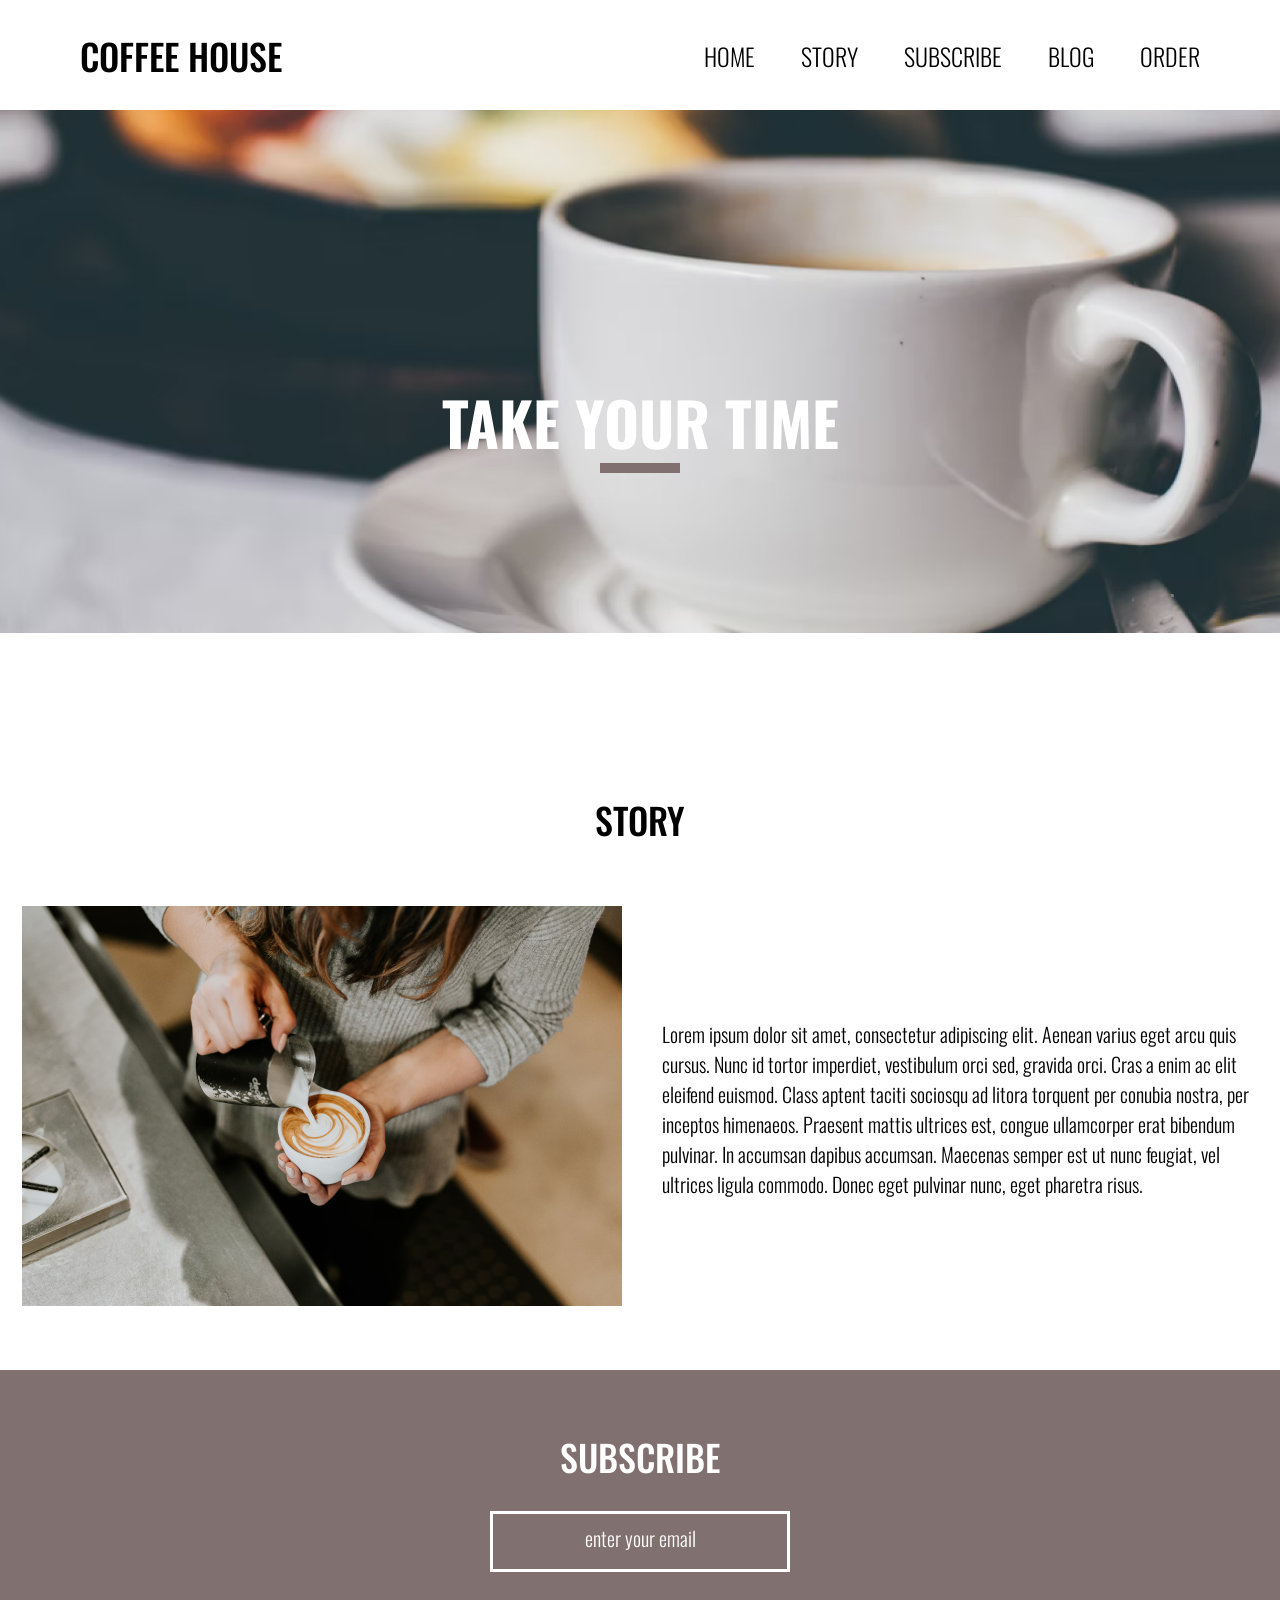
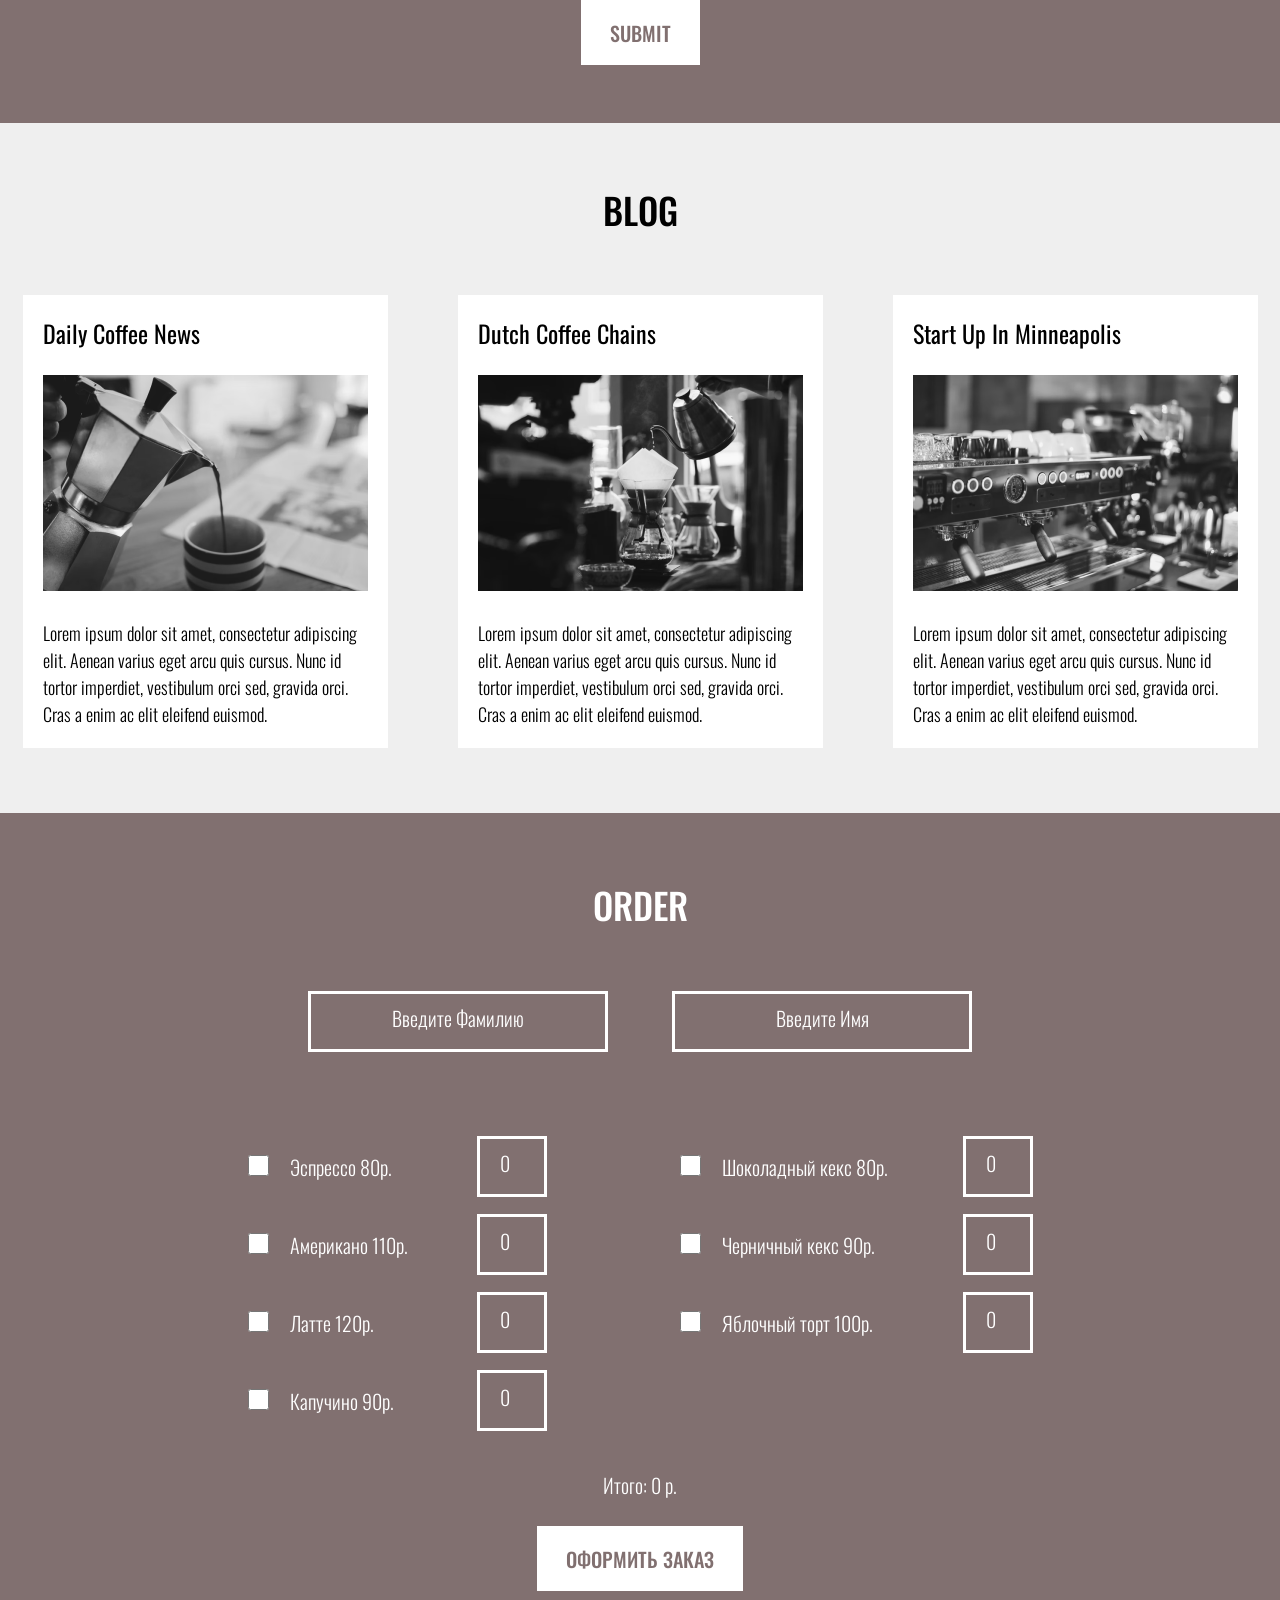
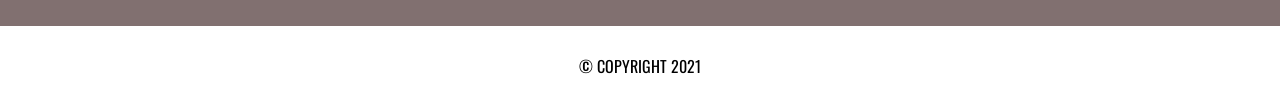
<file: Coffee-House-main/index.html>
<!DOCTYPE html>
<html lang="en">
	<head>
		<meta charset="UTF-8" />
		<meta http-equiv="X-UA-Compatible" content="IE=edge" />
		<meta name="viewport" content="width=device-width, initial-scale=1.0" />
		<link rel="stylesheet" href="css/style.min.css" />
		<title>COFFEE HOUSE</title>
	</head>
	<body id="top">
		<header>
			<div class="brand-name">COFFEE HOUSE</div>

			<nav class="menu">
				<ul class="menu__ul">
					<li class="menu__li"><a href="index.html">Home</a></li>
					<li class="menu__li"><a href="#story">Story</a></li>
					<li class="menu__li"><a href="#subscribe">Subscribe</a></li>
					<li class="menu__li"><a href="#blog">Blog</a></li>
					<li class="menu__li"><a href="#order">Order</a></li>
				</ul>
			</nav>
		</header>

		<main>
			<section class="promo">
				<div class="promo__text">take your time</div>
			</section>

			<section class="story" id="story">
				<div class="section__title">Story</div>
				<div class="story__content">
					<div class="story__img">
						<img src="img/story.png" alt="" />
					</div>
					<div class="story__text">
						Lorem ipsum dolor sit amet, consectetur adipiscing elit.
						Aenean varius eget arcu quis cursus. Nunc id tortor
						imperdiet, vestibulum orci sed, gravida orci. Cras a
						enim ac elit eleifend euismod. Class aptent taciti
						sociosqu ad litora torquent per conubia nostra, per
						inceptos himenaeos. Praesent mattis ultrices est, congue
						ullamcorper erat bibendum pulvinar. In accumsan dapibus
						accumsan. Maecenas semper est ut nunc feugiat, vel
						ultrices ligula commodo. Donec eget pulvinar nunc, eget
						pharetra risus.
					</div>
				</div>
			</section>

			<section class="subscribe" id="subscribe">
				<div class="section__title">Subscribe</div>
				<form action="#" class="subscribe__form">
					<input
						required
						type="email"
						placeholder="enter your email" />
					<button type="submit">Submit</button>
				</form>
			</section>

			<section class="blog" id="blog">
				<div class="section__title">Blog</div>
				<div class="blog__content">
					<div class="card">
						<div class="card__title">Daily Coffee News</div>
						<div class="card__img">
							<img src="img/cards/card1.png" alt="" />
						</div>
						<div class="card__text">
							Lorem ipsum dolor sit amet, consectetur adipiscing
							elit. Aenean varius eget arcu quis cursus. Nunc id
							tortor imperdiet, vestibulum orci sed, gravida orci.
							Cras a enim ac elit eleifend euismod.
						</div>
					</div>
					<div class="card">
						<div class="card__title">Dutch Coffee Chains</div>
						<div class="card__img">
							<img src="img/cards/card2.png" alt="" />
						</div>
						<div class="card__text">
							Lorem ipsum dolor sit amet, consectetur adipiscing
							elit. Aenean varius eget arcu quis cursus. Nunc id
							tortor imperdiet, vestibulum orci sed, gravida orci.
							Cras a enim ac elit eleifend euismod.
						</div>
					</div>
					<div class="card">
						<div class="card__title">Start Up In Minneapolis</div>
						<div class="card__img">
							<img src="img/cards/card3.png" alt="" />
						</div>
						<div class="card__text">
							Lorem ipsum dolor sit amet, consectetur adipiscing
							elit. Aenean varius eget arcu quis cursus. Nunc id
							tortor imperdiet, vestibulum orci sed, gravida orci.
							Cras a enim ac elit eleifend euismod.
						</div>
					</div>
				</div>
			</section>

			<section class="order" id="order">
				<div class="section__title">Order</div>

				<div class="order__fio">
					<input
						type="text"
						id="surname"
						name="surname"
						placeholder="Введите Фамилию" />
					<input type="text" id="name" name="name" placeholder="Введите Имя" />
				</div>

				<div class="orders">
					<div class="order__coffee">
						<div class="item">
							<div  class="holder">
								<input
								class="checkbox"
								id="checkbox1"
								type="checkbox"
								name="goods"
								value="80"
								data-goods="espresso" />
							<label for="checkbox1">Эспрессо 80р.</label>
							</div>
							<input type="number" id="espresso" value="0"/>
						</div>
						<div class="item">
							<div class="holder">
								<input
								class="checkbox"
								id="checkbox2"
								type="checkbox"
								name="goods"
								value="110"
								data-goods="americano" />
							<label for="checkbox2">Американо 110р.</label>
							</div>
							<input type="number" id="americano" value="0" />
						</div>
						<div class="item">
							<div class="holder">
								<input
								class="checkbox"
								id="checkbox3"
								type="checkbox"
								name="goods"
								value="120"
								data-goods="latte" />
							<label for="checkbox3">Латте 120р.</label>
							</div>
							<input type="number" id="latte" value="0" />
						</div>
						<div class="item">
							<div class="holder">
								<input
								class="checkbox"
								id="checkbox4"
								type="checkbox"
								name="goods"
								value="90"
								data-goods="capuchino" />
							<label for="checkbox4">Капучино 90р.</label>
							</div>
							<input type="number" id="capuchino" value="0" />
						</div>
					</div>
					<div class="order__food">
						<div class="item">
							<div class="holder">
								<input
								class="checkbox"
								id="checkbox5"
								type="checkbox"
								name="goods"
								value="80"
								data-goods="chocolate_muffin" />
							<label for="checkbox5">Шоколадный кекс 80р.</label>
							</div>
							<input
								type="number"
								id="chocolate_muffin"
								value="0" />
						</div>
						<div class="item">
							<div class="holder">
								<input
								class="checkbox"
								id="checkbox6"
								type="checkbox"
								name="goods"
								value="90"
								data-goods="blueberry_muffin" />
							<label for="checkbox6">Черничный кекс 90р.</label>
							</div>
							<input
								type="number"
								id="blueberry_muffin"
								value="0" />
						</div>
						<div class="item">
							<div class="holder">
								<input
									class="checkbox"
									id="checkbox7"
									type="checkbox"
									name="goods"
									value="100"
									data-goods="apple_tart" />
								<label for="checkbox7"
									>Яблочный торт 100р.</label
								>
							</div>
							<input type="number" id="apple_tart" value="0" />
						</div>
					</div>
				</div>

				<p class="total">Итого: <span class="sum">0 р.</span></p>
				<button class="btn">Оформить заказ</button>
			</section>
		</main>
		<footer>
			<p>© COPYRIGHT 2021</p>
		</footer>

		<a href="#top" class="scroll-up">
			<svg
				viewBox="0 0 36 44"
				fill="none"
				xmlns="http://www.w3.org/2000/svg">
				<path
					d="M2 29L18 4L34 29"
					stroke="white"
					stroke-width="4"
					stroke-linecap="round" />
				<path
					d="M7 42L18 25L29 42"
					stroke="white"
					stroke-width="4"
					stroke-linecap="round" />
			</svg>
		</a>

		<script src="js/script.js"></script>
	</body>
</html>
</file>
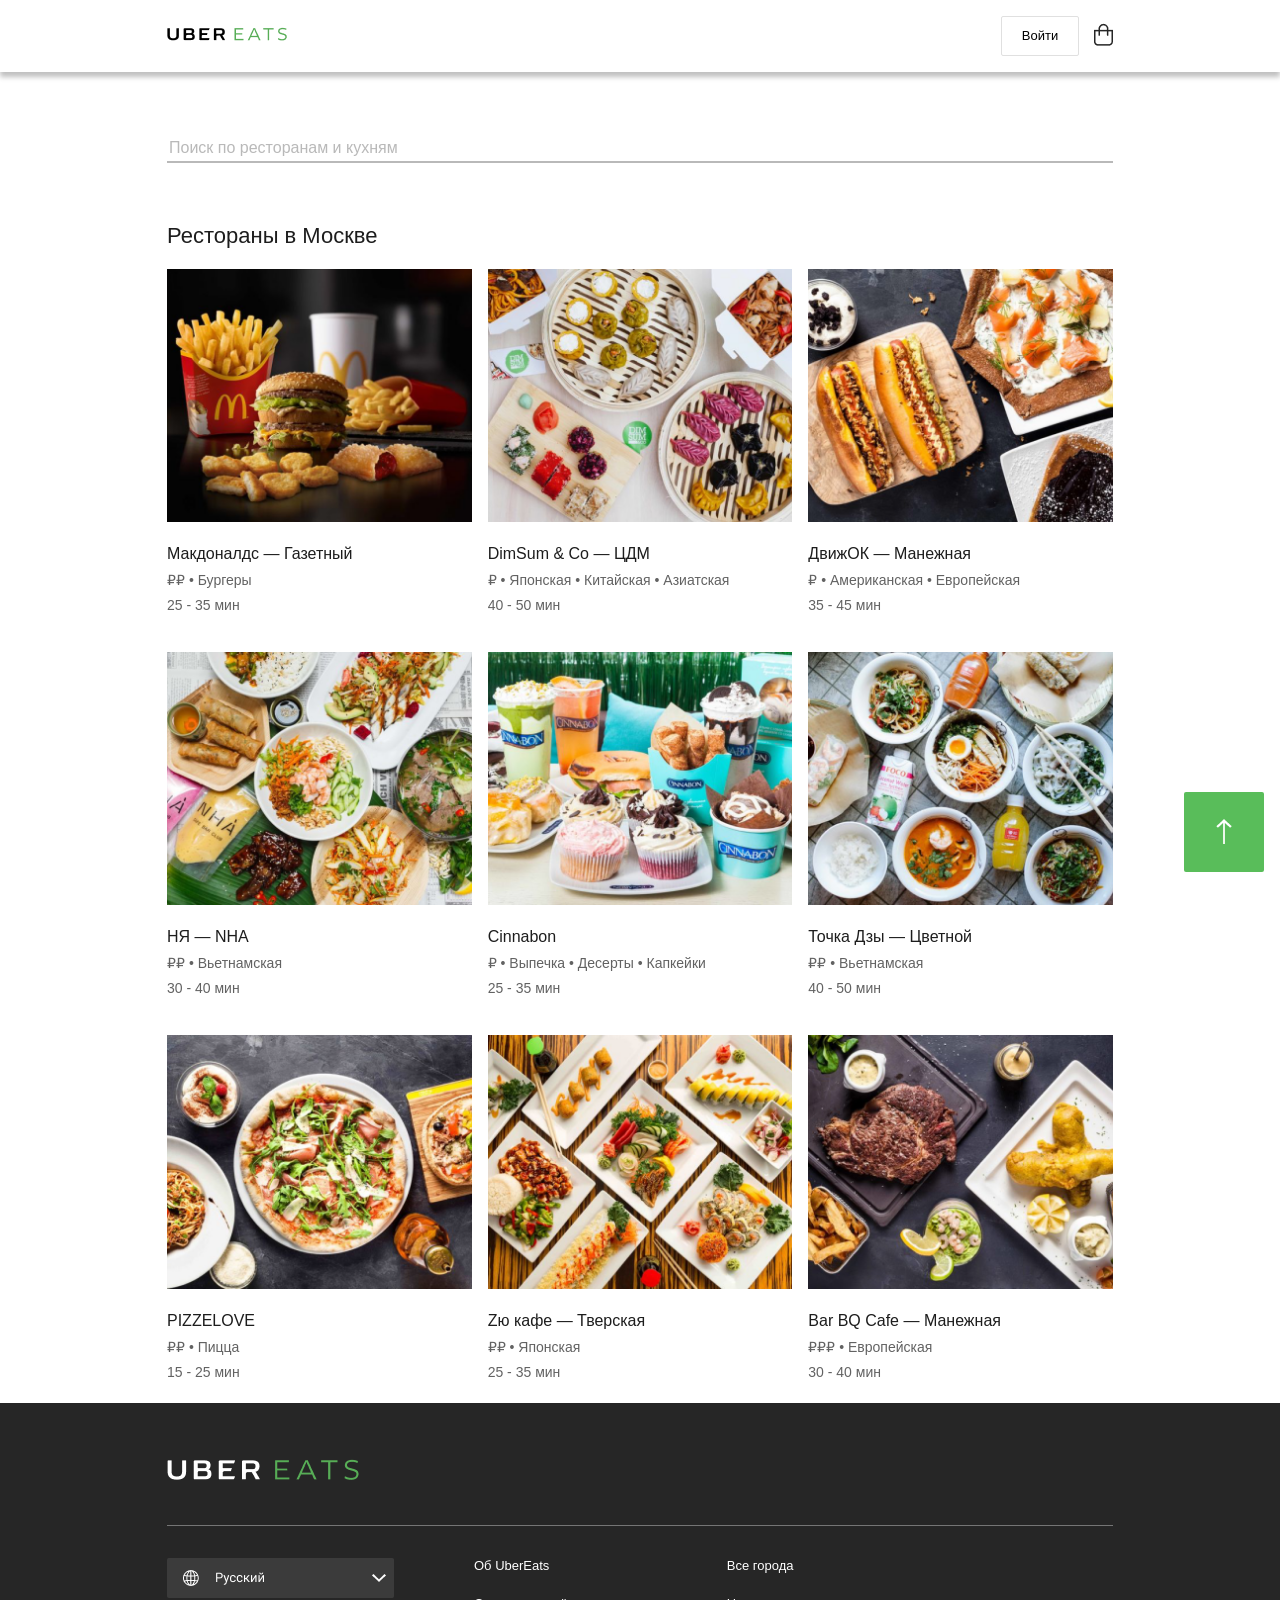
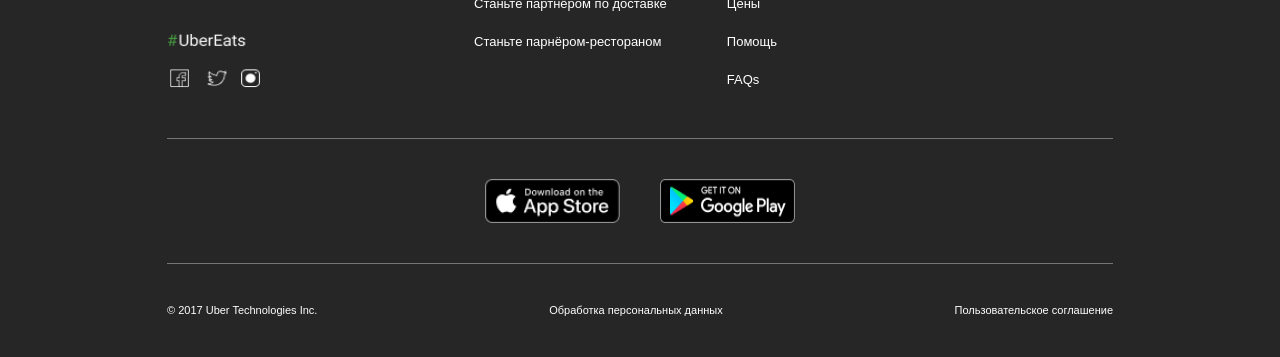
<file: Uber_eats/uber/main_UberEats/index.html>
<!DOCTYPE html>
<html lang="en">
  <head>
    <meta charset="UTF-8" />
    <meta http-equiv="X-UA-Compatible" content="IE=edge" />
    <meta name="viewport" content="width=device-width, initial-scale=1.0" />
    <link rel="stylesheet" href="index.css" />
    <title>UberEats</title>
  </head>
  <body>
    <header id="logo">
      <div class="header">
        <div class="box">
          <div class="boxhead">
            <a href="#" class="logo"><img src="logo.png" alt="logo" /></a>

            <button class="button"><strong>Войти</strong></button>
            <a href="#" class="basket"><img src="basket.png" alt="#" /></a>
          </div>
        </div>
      </div>
    </header>
    <section class="box">
      <input
        class="form"
        type="search"
        placeholder="Поиск по ресторанам и кухням"
      />
    </section>
    <div class="box no-pad">
      <h2>Рестораны в Москве</h2>
      <div class="card">
        <div class="card-im">
          <div class="zoom">
            <a href="H:\VSCode\uber\Restaurant\rest.html"><img src="photo1.png" alt="" class="img" /></a>
          </div>
          <h3>Макдоналдс — Газетный</h3>
          <h4>₽₽ • Бургеры</h4>
          <h4>25 - 35 мин</h4>
        </div>
        <div class="card-im">
          <div class="zoom">
            <a href="rest.html"><img src="photo2.png" alt="" class="img" /></a>
          </div>
          <h3>DimSum & Co — ЦДМ</h3>
          <h4>₽ • Японская • Китайская • Азиатская</h4>
          <h4>40 - 50 мин</h4>
        </div>
        <div class="card-im">
          <div class="zoom">
            <a href="rest.html"><img src="photo3.png" alt="" class="img" /></a>
          </div>
          <h3>ДвижОК — Манежная</h3>
          <h4>₽ • Американская • Европейская</h4>
          <h4>35 - 45 мин</h4>
        </div>
        <div class="card-im">
          <div class="zoom">
            <a href="rest.html"><img src="photo4.png" alt="" class="img" /></a>
          </div>
          <h3>НЯ — NHA</h3>
          <h4>₽₽ • Вьетнамская</h4>
          <h4>30 - 40 мин</h4>
        </div>
        <div class="card-im">
          <div class="zoom">
            <a href="rest.html"><img src="photo6.png" alt="" class="img" /></a>
          </div>
          <h3>Cinnabon</h3>
          <h4>₽ • Выпечка • Десерты • Капкейки</h4>
          <h4>25 - 35 мин</h4>
        </div>
        <div class="card-im">
          <div class="zoom">
            <a href="rest.html"><img src="photo5.png" alt="" class="img" /></a>
          </div>
          <h3>Точка Дзы — Цветной</h3>
          <h4>₽₽ • Вьетнамская</h4>
          <h4>40 - 50 мин</h4>
        </div>
        <div class="card-im">
          <div class="zoom">
            <a href="rest.html"><img src="photo7.png" alt="" class="img" /></a>
          </div>
          <h3>PIZZELOVE</h3>
          <h4>₽₽ • Пицца</h4>
          <h4>15 - 25 мин</h4>
        </div>
        <div class="card-im">
          <div class="zoom">
            <a href="rest.html"><img src="photo8.png" alt="" class="img" /></a>
          </div>
          <h3>Zю кафе — Тверская</h3>
          <h4>₽₽ • Японская</h4>
          <h4>25 - 35 мин</h4>
        </div>
        <div class="card-im">
          <div class="zoom">
            <a href="rest.html"><img src="photo9.png" alt="" class="img" /></a>
          </div>
          <h3>Bar BQ Cafe — Манежная</h3>
          <h4>₽₽₽ • Европейская</h4>
          <h4>30 - 40 мин</h4>
        </div>
      </div>
    </div>
    <footer>
      <div class="box">
        <div class="logobuttom">
          <a href="#logo"><img src="white-logo.png" alt="" /></a>
        </div>
        <div class="contentbuttom">
          <div class="col1">
            <img src="language.png" alt="" /><img
              class="soc"
              src="social.png"
              alt=""
            />
          </div>
          <div class="col2">
            <div class="col">
              <h5>Об UberEats</h5>
              <h5>Станьте партнёром по доставке</h5>
              <h5>Станьте парнёром-рестораном</h5>
            </div>
            <div class="col">
              <h5>Все города</h5>
              <h5>Цены</h5>
              <h5>Помощь</h5>
              <h5>FAQs</h5>
            </div>
          </div>
        </div>
        <div class="app">
          <img class="appimg"
            src="Download_on_the_App_Store_Badge_US-UK_RGB_blk_092917.png"
            alt=""
          />
          <img class="appimg" src="en_badge_web_generic-cf6dad406f.png" alt="" />
        </div>
        <div class="foot">
          <h6>© 2017 Uber Technologies Inc.</h6>
          <h6>Обработка персональных данных</h6>
          <h6>Пользовательское соглашение</h6>
        </div>
      </div>
    </footer>
    <button class="btn-up"><a href="#logo"><img src="Shape.png" alt=""></a></button>
  </body>
</html>
</file>
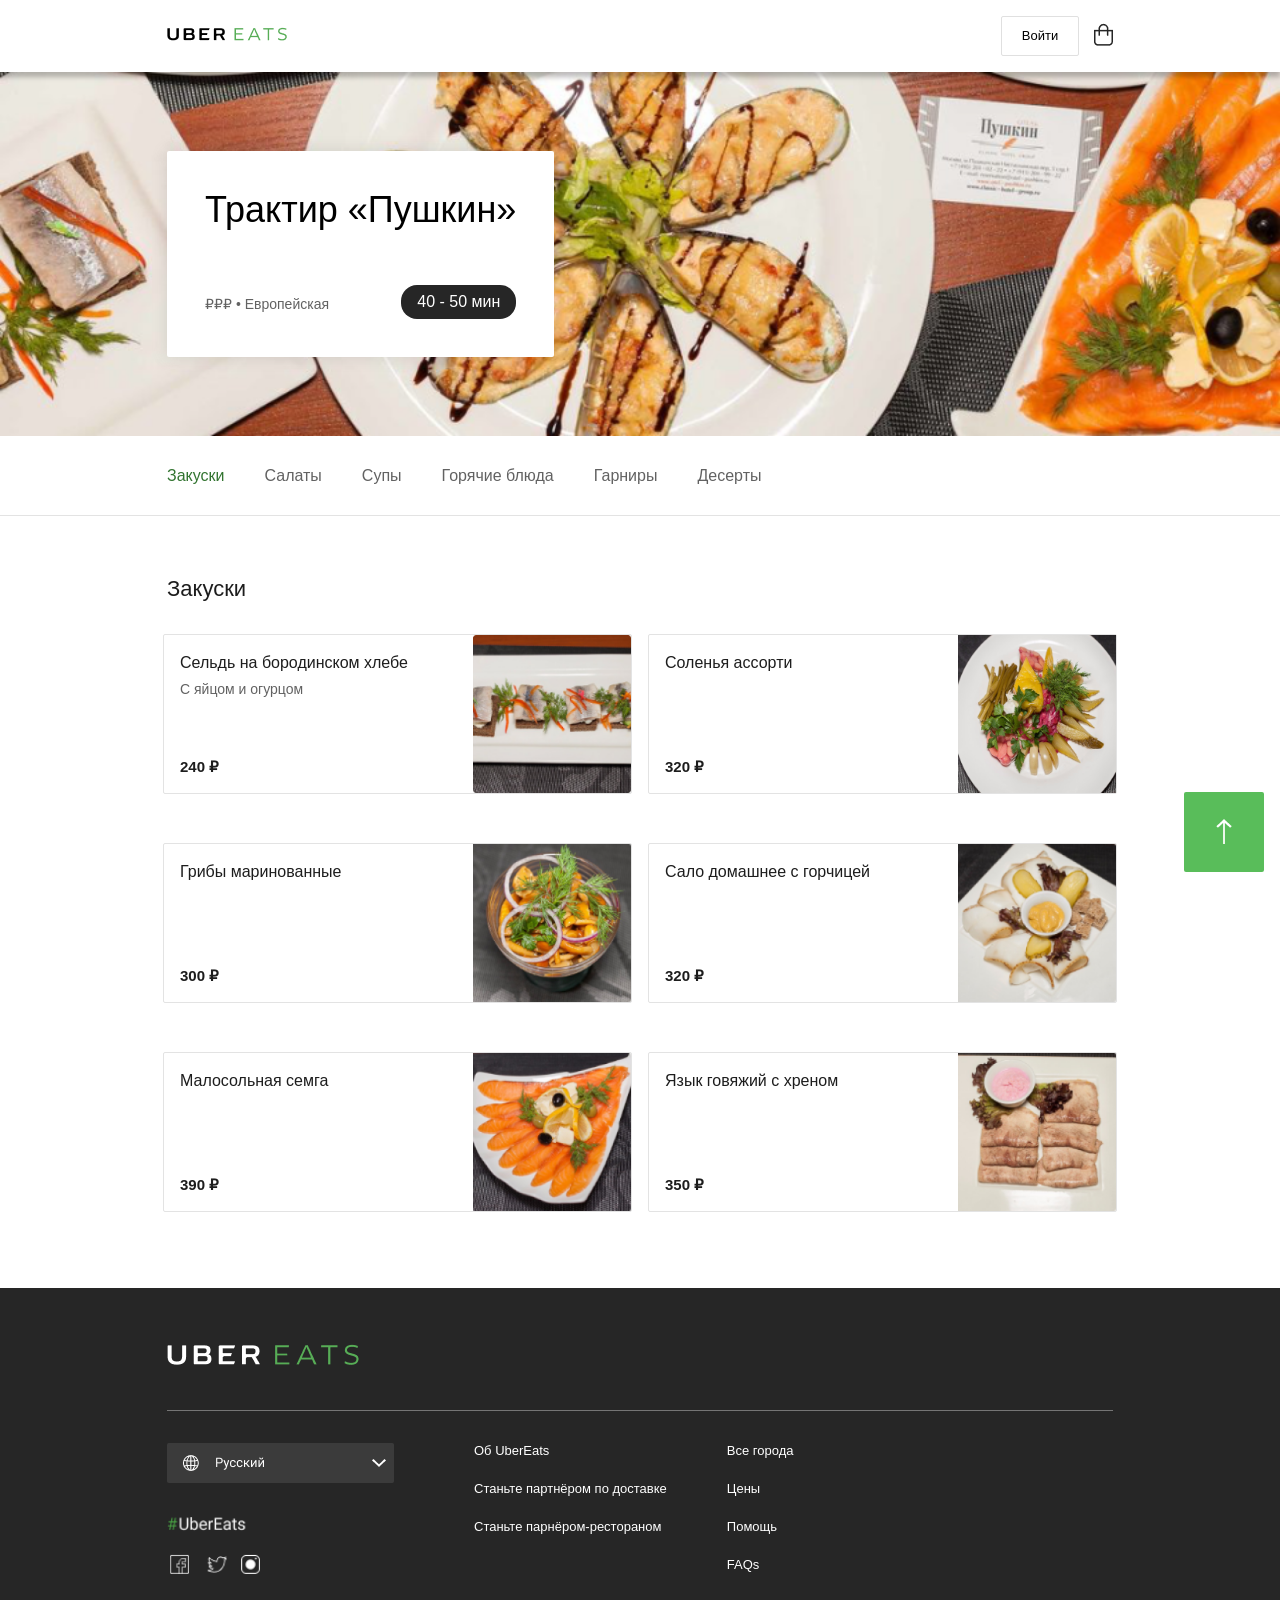
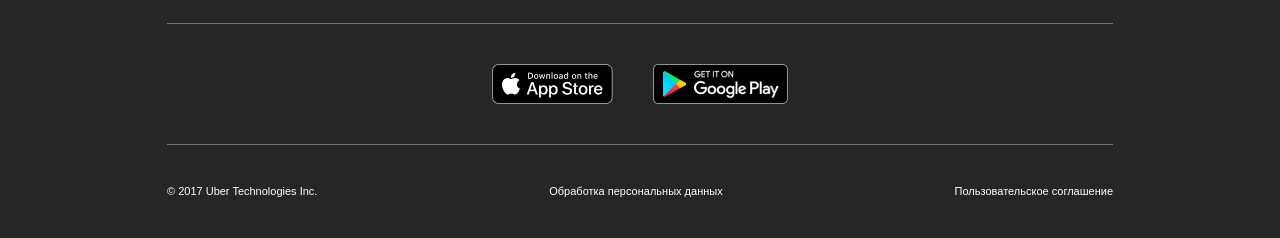
<file: Uber_eats/uber/Restaurant/rest.html>
<!DOCTYPE html>
<html lang="en">
  <head>
    <meta charset="UTF-8" />
    <meta http-equiv="X-UA-Compatible" content="IE=edge" />
    <meta name="viewport" content="width=device-width, initial-scale=1.0" />
    <title>Restaurant</title>
    <link rel="stylesheet" href="rest.css" />
  </head>
  <body>
    <header id="logo">
      <div class="header">
        <div class="box">
          <div class="boxhead">
            <a href="#" class="logo"><img src="logo.png" alt="logo" /></a>

            <button class="button"><strong>Войти</strong></button>
            <a href="#" class="basket"><img src="basket.png" alt="#" /></a>
          </div>
        </div>
      </div>
    </header>
    <div class="backname">
      <div class="box">
        <div class="name">
          <h1>Трактир «Пушкин»</h1>
          <div class="namebut">
            <h4>₽₽₽ • Европейская</h4>
            <span class="h4 buttgray">40 - 50 мин</span>
          </div>
        </div>
      </div>
    </div>
    <div class="filterback">
      <ul class="filter box">
        <li class="filtername1">Закуски</li>
        <li class="filtername">Салаты</li>
        <li class="filtername">Супы</li>
        <li class="filtername">Горячие блюда</li>
        <li class="filtername">Гарниры</li>
        <li class="filtername">Десерты</li>
      </ul>
    </div>
    <div class="contname box">
      <h2 class="no-pad">Закуски</h2>
      <div class="bordername"></div>
    </div>
    <div class="box no-pad">
      <div class="cont">
        <div class="card">
          <div class="cardcont">
            <div class="p">
              <h3>Сельдь на бородинском хлебе</h3>
              <h4>С яйцом и огурцом</h4>
            </div>
            <span class="price">240 ₽</span>
          </div>
          <img src="card1.png" alt="" />
        </div>
        <div class="card">
          <div class="cardcont">
            <div class="p">
              <h3>Соленья ассорти</h3>
            </div>
            <span class="price">320 ₽</span>
          </div>
          <img src="Capture (3).png" alt="" />
        </div>
        <div class="card">
          <div class="cardcont">
            <div class="p">
              <h3>Грибы маринованные</h3>
            </div>
            <span class="price">300 ₽</span>
          </div>
          <img src="card3.png" alt="" />
        </div>
        <div class="card">
          <div class="cardcont">
            <div class="p">
              <h3>Сало домашнее с горчицей</h3>
            </div>
            <span class="price">320 ₽</span>
          </div>
          <img src="card4.png" alt="" />
        </div>
        <div class="card">
          <div class="cardcont">
            <div class="p">
              <h3>Малосольная семга</h3>
            </div>
            <span class="price">390 ₽</span>
          </div>
          <img src="card5.png" alt="" />
        </div>
        <div class="card">
          <div class="cardcont">
            <div class="p">
              <h3>Язык говяжий с хреном</h3>
            </div>
            <span class="price">350 ₽</span>
          </div>
          <img src="card6.png" alt="" />
        </div>
      </div>
    </div>
    <footer>
      <div class="box">
        <div class="logobuttom">
          <a href="#logo"><img src="white-logo.png" alt="" /></a>
        </div>
        <div class="contentbuttom">
          <div class="col1">
            <img src="language.png" alt="" /><img
              class="soc"
              src="social.png"
              alt=""
            />
          </div>
          <div class="col2">
            <div class="col">
              <h5>Об UberEats</h5>
              <h5>Станьте партнёром по доставке</h5>
              <h5>Станьте парнёром-рестораном</h5>
            </div>
            <div class="col">
              <h5>Все города</h5>
              <h5>Цены</h5>
              <h5>Помощь</h5>
              <h5>FAQs</h5>
            </div>
          </div>
        </div>
        <div class="app">
          <img class="appimg"
            src="Download_on_the_App_Store_Badge_US-UK_RGB_blk_092917.png"
            alt=""
          />
          <img class="appimg" src="en_badge_web_generic-cf6dad406f.png" alt="" />
        </div>
        <div class="foot">
          <h6>© 2017 Uber Technologies Inc.</h6>
          <h6>Обработка персональных данных</h6>
          <h6>Пользовательское соглашение</h6>
        </div>
      </div>
    </footer>
    <button class="btn-up"><a href="#logo"><img src="Shape.png" alt=""></a></button>
  </body>
</html>
</file>
<file: Uber_eats/uber/main_UberEats/index.css>
*{
    box-sizing: border-box;
    font-family: Roboto;
    font-family: Roboto, sans-serif;
    margin: 0;
    font-size: 100%;
    font-weight: normal;
    font-style: normal;
  }

.header{
    display: flex;
    justify-content: center;
    position: sticky;
    height: 72px;
    box-shadow: 0px 5px 5px rgba(0, 0, 0, 25%);
    
    
}
.boxhead{
    display: flex;
    align-items: center;
    flex-wrap: wrap;
}
.logo{
  margin-right: auto;
}
.basket{
  margin-left: 15px;
}
.box{
  max-width: 962px;
  margin: auto;
  width: 100%;
  padding: 0px 8px;
}
.no-pad{
  padding: 0;
}
.button{
  width: 78px;
  height: 40px;
  background: white;
  border: 1px solid #E0E0E0;
  border-radius: 2px;
  font-weight: 500;
  font-size: 13px;
  line-height: 24px;
  cursor: pointer;
  
}
button:hover {
  background: #E0E0E0;
  transition: background 0.3s ease-out;
}
.left{
  display: flex;
  justify-content: space-between;
  align-items: center;
  width: 118px;
}
.form{
  width: 100%;
  margin-top: 40px;
  padding-top: 24px;
  font-weight: 400;
  font-size: 16px;
  line-height: 24px;
  color: #626262;
  mix-blend-mode: normal;
  opacity: 0.5;
  outline: none;
  border: none;
  border-bottom: 2px solid rgba(117, 117, 117, 1);
}
input:focus {
   outline: none;
   border:none;
   border-bottom: 2px solid rgba(117, 117, 117, 1); 
}
.card-im{
  
  width: calc(100%/3);
  padding: 16px 8px 20px;
 
  
}
.zoom{
  overflow: hidden;
  
}
img{
  width: 100%;
  
  
   
 }
.img:hover{
  opacity: 90%;
  transition: opacity 0.3s ease-out;
  transform: scale(1.1);
  transition: transform 0.3s ease-out;
    
}

h2{
  padding: 0px 8px;
  font-weight: 400;
  font-size: 22px;
  line-height: 34px;
  margin-top: 56px;
  color: #1D1D1D;

}
h3{
margin-top: 16px;
font-weight: 400;
font-size: 16px;
line-height: 24px;
color: #1D1D1D;

}
h4{
margin-top: 4px;
font-weight: 400;
font-size: 14px;
line-height: 21px;
color: #626262;
}
.card{
  display: inline-flex;
  flex-wrap: wrap;
  
}
footer{
  background-color: rgba(38, 38, 38, 1);
  
}
.logobuttom{
  display: flex;
  padding-top: 56px;
  padding-bottom: 41px;
  border-bottom: 1px solid rgba(117, 117, 117, 1);
}
.contentbuttom{
  display: flex;
  gap: 80px;
  flex-wrap: wrap;
  padding-top: 32px;
  padding-bottom: 48px;
  border-bottom: 1px solid rgba(117, 117, 117, 1);
}
.col1{
  display: flex;
  flex-direction: column;
  gap: 33px 0;
}
.soc{
  max-height: 59px;
  max-width: 96px;
}
.col{
  display: flex;
  flex-direction: column;
  gap: 23px 0;
  font-weight: 400;
  font-size: 13px;
  line-height: 15px;
  color: white;
}
.col2{
  display: flex;
  gap: 60px;
  flex-wrap: wrap;
}
.app{
  display: flex;
  gap: 40px;
  justify-content: center;
  padding: 40px;
  border-bottom: 1px solid rgba(117, 117, 117, 1);
}
.appimg{
  max-width: 135px;
}
.foot{
  display: flex;
  justify-content: space-between;
  font-weight: 400;
  font-size: 11px;
  line-height: 13px;
  color: white;
  padding: 40px 0;
}
.btn-up{
  position: fixed;
  bottom: 28px;
  right: 16px;
  background: #59BD5A;
  width: 80px;
  height: 80px;
  border: none;
  border-radius: 2px;
  cursor: pointer;
  padding: 27px 32px;

}
@media screen and (max-width: 752px) {
  .card-im {
  width: calc(100%/2);
}}
@media screen and (max-width: 320px)
{.card-im {
  width: 100%;
}
.col2 {
  flex-wrap: wrap;
  row-gap: 23px;
}
.app{
  gap: 24px;
  padding: 24px;
 }
.foot{
  flex-direction: column;
  justify-content: flex-start;
  padding-left: 0px;
  gap: 24px;
}
.btn-up{
  width: 64px;
  height: 64px;
  padding: 19px 24px;
}
.basket{
  display: none;
}
}
</file>
<file: Uber_eats/uber/Restaurant/rest.css>
*{
    box-sizing: border-box;
    font-family: Roboto;
    font-family: Roboto, sans-serif;
    margin: 0;
    font-size: 100%;
    font-weight: normal;
    font-style: normal;
  }

.header{
    display: flex;
    justify-content: center;
    position: sticky;
    height: 72px;
    box-shadow: 0px 5px 5px rgba(0, 0, 0, 25%);
    
    
}
.boxhead{
    display: flex;
    align-items: center;
    flex-wrap: wrap;
}
.logo{
  margin-right: auto;
}
.basket{
  margin-left: 15px;
}
.box{
  max-width: 962px;
  margin: auto;
  width: 100%;
  padding: 0px 8px;
}
.no-pad{
    padding: 0;
  }
.button{
    width: 78px;
    height: 40px;
    background: white;
    border: 1px solid #E0E0E0;
    border-radius: 2px;
    font-weight: 500;
    font-size: 13px;
    line-height: 24px;
    
  }
button:hover {
    background: #E0E0E0;
    transition: background 0.3s ease-out;
  }
.left{
    display: flex;
    justify-content: space-between;
    align-items: center;
    width: 118px;
  }
.backname{
    display: flex;
    height: 364px;
    align-items: center;
    background-image: url(d42ea9bbf7aff297c2e1eb5e5f3b7fa6-w1080-87.png);
    background-size: cover;
    background-repeat: no-repeat;
    background-position: center;
  }
.name{
  display: inline-flex;
  background-color: white;
  border-radius: 2px;
  box-shadow: 0px 0px 16px rgba(117, 117, 117,  20%);
  padding: 38px;
  gap: 54px;
  flex-direction: column;
  justify-content: center;
}
.namebut{
  display: flex;
  gap: 50px;
  align-items: center;
  justify-content: space-between;
}
h1{
  font-weight: 400;
  font-size: 36px;
  line-height: 42px;
}
h2{
  padding: 0px 8px;
  font-weight: 400;
  font-size: 22px;
  line-height: 34px;
  margin-top: 56px;
  color: #1D1D1D;

}
h3{
margin-top: 16px;
font-weight: 400;
font-size: 16px;
line-height: 24px;
color: #1D1D1D;

}
h4{
margin-top: 4px;
font-weight: 400;
font-size: 14px;
line-height: 21px;
color: #626262;
}
.buttgray{
  background: #262626;
  border-radius: 16px;
  padding: 8px 16px;
}
.h4{
  color: white;
}
.price{
  font-weight: bold;
  font-size: 15px;
  line-height: 21px;
  color: #1D1D1D;
  
}
ul{
  list-style: none;
}
.filterback{
  display: flex;
  border-bottom: 1px solid rgba(117, 117, 117, 0.2);
  height: 80px;
  align-items: center;
}
.filter{
  display: flex;
  flex-direction: row;
  align-items: center;
  gap: 40px;
  
}
.filtername{
  font-weight: 400;
  font-size: 16px;
  line-height: 19px;
  color: #626262;

}
.filtername1{
  font-weight: 400;
  font-size: 16px;
  line-height: 19px;
  color: #327430;
}
.contname{
  display: flex;
}
.cont{
  display: flex;
  flex-wrap: wrap;
  margin: -4px
  
}

.card{
  border: 1px solid rgba(117, 117, 117, 0.2);
  border-radius: 2px;
  display: flex;
  height: 160px;
  justify-content: space-between;
  width:  calc(100% / 2 - 16px);
  margin: 32px 8px 17px;
  
  
}
img{
  object-fit:cover; 
}
.cardcont{
  padding-left: 16px;
  display: flex;
  flex-direction: column;
  justify-content: space-between;
  padding-bottom: 16px;
}
footer{
  background-color: rgba(38, 38, 38, 1);
  margin-top: 63px;
  
}
.logobuttom{
  display: flex;
  padding-top: 56px;
  padding-bottom: 41px;
  border-bottom: 1px solid rgba(117, 117, 117, 1);
}
.contentbuttom{
  display: flex;
  gap: 80px;
  flex-wrap: wrap;
  padding-top: 32px;
  padding-bottom: 48px;
  border-bottom: 1px solid rgba(117, 117, 117, 1);
}
.col1{
  display: flex;
  flex-direction: column;
  gap: 33px 0;
}
.soc{
  max-height: 59px;
  max-width: 96px;
}
.col{
  display: flex;
  flex-direction: column;
  gap: 23px 0;
  font-weight: 400;
  font-size: 13px;
  line-height: 15px;
  color: white;
}
.col2{
  display: flex;
  gap: 60px;
  flex-wrap: wrap;
}
.app{
  display: flex;
  gap: 40px;
  justify-content: center;
  padding: 40px;
  border-bottom: 1px solid rgba(117, 117, 117, 1);
}
.appimg{
  max-width: 135px;
}
.foot{
  display: flex;
  justify-content: space-between;
  font-weight: 400;
  font-size: 11px;
  line-height: 13px;
  color: white;
  padding: 40px 0;
}
.btn-up{
  position: fixed;
  bottom: 28px;
  right: 16px;
  background: #59BD5A;
  width: 80px;
  height: 80px;
  border: none;
  border-radius: 2px;
  cursor: pointer;
  padding: 27px 32px;

}

@media screen and (max-width: 752px){
  .card{
    width: 100%;
  }
  footer{
    margin-top: 23px;
  }
}


@media screen and (max-width: 320px){
  .namebut {
    flex-direction: column;
    gap: 16px;
  }
  h1{
    font-weight: 400;
    font-size: 24px;
    line-height: 28px;
  }
  .name{
    gap: 40px;
    padding: 24px 48px;
  }
  .backname{
    padding-top: 131px;
  }
  .filterback{
    display: none;
  }
  .bordername{
    background: #757575;

    height: 1px;
    width: 16.5%;
}
  .contname{
    align-items: center;
    flex-direction: column;
    gap: 12px;
  }
  .basket{
    display: none;
  }
  .col2 {
    flex-wrap: wrap;
    row-gap: 23px;
  }
  .app{
    gap: 24px;
    padding: 24px;
   }
  .foot{
    flex-direction: column;
    justify-content: flex-start;
    padding-left: 0px;
    gap: 24px;
  }
  .btn-up{
    width: 64px;
    height: 64px;
    padding: 19px 24px;
  }
  .card{
    border: none;
    border-bottom: 1px solid rgba(117, 117, 117, 0.2);
    height: 102px;
  }
  footer{
    margin-top: 23px;
  }
  .cardcont{
    padding: 0;
  }
  h3{
    margin: 0;
    font-size: 14px;
  }
  .price{
    padding-bottom: 15px;
  }
}
</file>
<file: Coffee-House-main/css/style.min.css>
@import"https://fonts.googleapis.com/css2?family=Oswald:wght@300;400;500;700&display=swap";*{font-family:Oswald,sans-serif;margin:0;padding:0;-webkit-box-sizing:border-box;box-sizing:border-box}::-webkit-scrollbar{width:0}.section__title{font-weight:500;font-size:36px;line-height:53px;text-transform:uppercase;text-align:center}header{display:-webkit-box;display:-ms-flexbox;display:flex;-webkit-box-pack:justify;-ms-flex-pack:justify;justify-content:space-between;padding:29px 80px 28px}header .brand-name{font-weight:500;font-size:36px;line-height:53px;text-transform:uppercase;cursor:pointer}header .menu{display:-webkit-box;display:-ms-flexbox;display:flex;-webkit-box-align:center;-ms-flex-align:center;align-items:center}header .menu__ul{display:-webkit-box;display:-ms-flexbox;display:flex;list-style-type:none;gap:46px;text-transform:uppercase}header .menu__li a{text-decoration:none;font-weight:300;font-size:24px;line-height:36px;color:#000;position:relative}header .menu__li a::after{display:block;content:"";background-color:#000;height:3px;width:0%;left:50%;position:absolute;-webkit-transition:width .2s ease-in-out;transition:width .2s ease-in-out;-webkit-transform:translateX(-50%);transform:translateX(-50%)}header .menu__li a:hover::after{width:100%}.promo{background:url(../img/promo_bg.png) center -100px/cover no-repeat;padding:267px 0}.promo__text{text-transform:uppercase;text-align:center;color:#fff;font-weight:700;font-size:60px;line-height:89px;position:relative}.promo__text::after{content:"";display:block;left:50%;-webkit-transform:translateX(-50%);transform:translateX(-50%);bottom:-7px;position:absolute;background:#817070;height:10px;width:80px}.story{padding:60px 0 59px}.story__content{margin-top:60px;display:-webkit-box;display:-ms-flexbox;display:flex;-webkit-box-pack:center;-ms-flex-pack:center;justify-content:center;gap:40px;-webkit-box-align:center;-ms-flex-align:center;align-items:center}.story__text{width:597px;font-weight:300;font-size:20px;line-height:30px}.blog{background:#efefef;padding:60px 0 65px}.blog__content{margin-top:59px;display:grid;grid-template-columns:repeat(3, auto);-webkit-box-pack:center;-ms-flex-pack:center;justify-content:center;gap:70px}.card{padding:20px;background:#fff;width:-webkit-fit-content;width:-moz-fit-content;width:fit-content;width:365px;display:-webkit-box;display:-ms-flexbox;display:flex;gap:24px;-webkit-box-orient:vertical;-webkit-box-direction:normal;-ms-flex-flow:column wrap;flex-flow:column wrap}.card__img{-webkit-filter:grayscale(100);filter:grayscale(100);-webkit-transition:.3s ease;transition:.3s ease}.card:hover .card__img{-webkit-filter:grayscale(0);filter:grayscale(0)}.card__title{font-weight:400;font-size:24px;line-height:36px}.card__text{font-weight:300;font-size:18px;line-height:27px}.subscribe{background:#817070;padding:60px 0 58px}.subscribe__form{margin:0 auto;display:-webkit-box;display:-ms-flexbox;display:flex;-webkit-box-orient:vertical;-webkit-box-direction:normal;-ms-flex-flow:column wrap;flex-flow:column wrap;-webkit-box-align:center;-ms-flex-align:center;align-items:center;gap:28px}.subscribe__form input{width:300px;background:rgba(0,0,0,0);border:3px solid #fff;padding:9px 0 16px;font-weight:300;font-size:20px;line-height:30px;text-align:center;color:#fff;outline:none}.subscribe__form input::-webkit-input-placeholder{color:#fff}.subscribe__form input::-moz-placeholder{color:#fff}.subscribe__form input:-ms-input-placeholder{color:#fff}.subscribe__form input::-ms-input-placeholder{color:#fff}.subscribe__form input::placeholder{color:#fff}.subscribe__form button{cursor:pointer;text-transform:uppercase;color:#817070;font-weight:500;font-size:20px;line-height:30px;background:#fff;border:5px solid #fff;padding:13px 24px 12px;width:-webkit-fit-content;width:-moz-fit-content;width:fit-content;-webkit-transition:.3s;transition:.3s}.subscribe__form button:hover{color:#fff;background:rgba(0,0,0,0)}.subscribe .section__title{color:#fff;margin-bottom:28px}footer{text-align:center;padding:28px 0 14px}.scroll-up{position:fixed;bottom:66px;right:40px;padding:25px;background:#817070;display:none;-webkit-box-pack:center;-ms-flex-pack:center;justify-content:center;z-index:100}.scroll-up svg{width:36px;height:44px}.order{background:#817070;padding:65px 0 35px;display:-webkit-box;display:-ms-flexbox;display:flex;-webkit-box-orient:vertical;-webkit-box-direction:normal;-ms-flex-flow:column wrap;flex-flow:column wrap;-webkit-box-align:center;-ms-flex-align:center;align-items:center}.order .section__title{margin-bottom:60px !important}.order__coffee{display:-webkit-box;display:-ms-flexbox;display:flex;-webkit-box-orient:vertical;-webkit-box-direction:normal;-ms-flex-flow:column wrap;flex-flow:column wrap;gap:17px}.order__food{display:-webkit-box;display:-ms-flexbox;display:flex;-webkit-box-orient:vertical;-webkit-box-direction:normal;-ms-flex-flow:column wrap;flex-flow:column wrap;gap:17px}.order .orders{margin:84px auto 39px;display:grid;grid-template-columns:300px 354px;-webkit-box-pack:center;-ms-flex-pack:center;justify-content:center;gap:132px}.order .orders .item{display:-webkit-box;display:-ms-flexbox;display:flex;-webkit-box-pack:justify;-ms-flex-pack:justify;justify-content:space-between;-webkit-box-align:center;-ms-flex-align:center;align-items:center}.order .orders .item label{margin-left:16px;font-weight:300;font-size:20px;line-height:30px;color:#fff}.order .orders input[type=checkbox]{width:23px;height:21px}.order .orders input:not(input[type=checkbox]){width:70px;background:rgba(0,0,0,0);border:3px solid #fff;padding:9px 0 16px;font-weight:300;font-size:20px;line-height:30px;text-align:center;color:#fff;outline:none}.order .orders input:not(input[type=checkbox])::-webkit-input-placeholder{color:#fff}.order .orders input:not(input[type=checkbox])::-moz-placeholder{color:#fff}.order .orders input:not(input[type=checkbox]):-ms-input-placeholder{color:#fff}.order .orders input:not(input[type=checkbox])::-ms-input-placeholder{color:#fff}.order .orders input:not(input[type=checkbox])::placeholder{color:#fff}.order__fio{display:-webkit-box;display:-ms-flexbox;display:flex;-webkit-box-pack:center;-ms-flex-pack:center;justify-content:center;gap:64px}.order__fio input{width:300px;background:rgba(0,0,0,0);border:3px solid #fff;padding:9px 0 16px;font-weight:300;font-size:20px;line-height:30px;text-align:center;color:#fff;outline:none}.order__fio input::-webkit-input-placeholder{color:#fff}.order__fio input::-moz-placeholder{color:#fff}.order__fio input:-ms-input-placeholder{color:#fff}.order__fio input::-ms-input-placeholder{color:#fff}.order__fio input::placeholder{color:#fff}.order .total{text-align:center;color:#fff;margin-bottom:26px;font-weight:300;font-size:20px;line-height:30px}.order button{cursor:pointer;text-transform:uppercase;color:#817070;font-weight:500;font-size:20px;line-height:30px;background:#fff;border:5px solid #fff;padding:13px 24px 12px;width:-webkit-fit-content;width:-moz-fit-content;width:fit-content;-webkit-transition:.3s;transition:.3s}.order button:hover{color:#fff;background:rgba(0,0,0,0)}.order .section__title{color:#fff;margin-bottom:28px}/*# sourceMappingURL=style.min.css.map */
</file>
